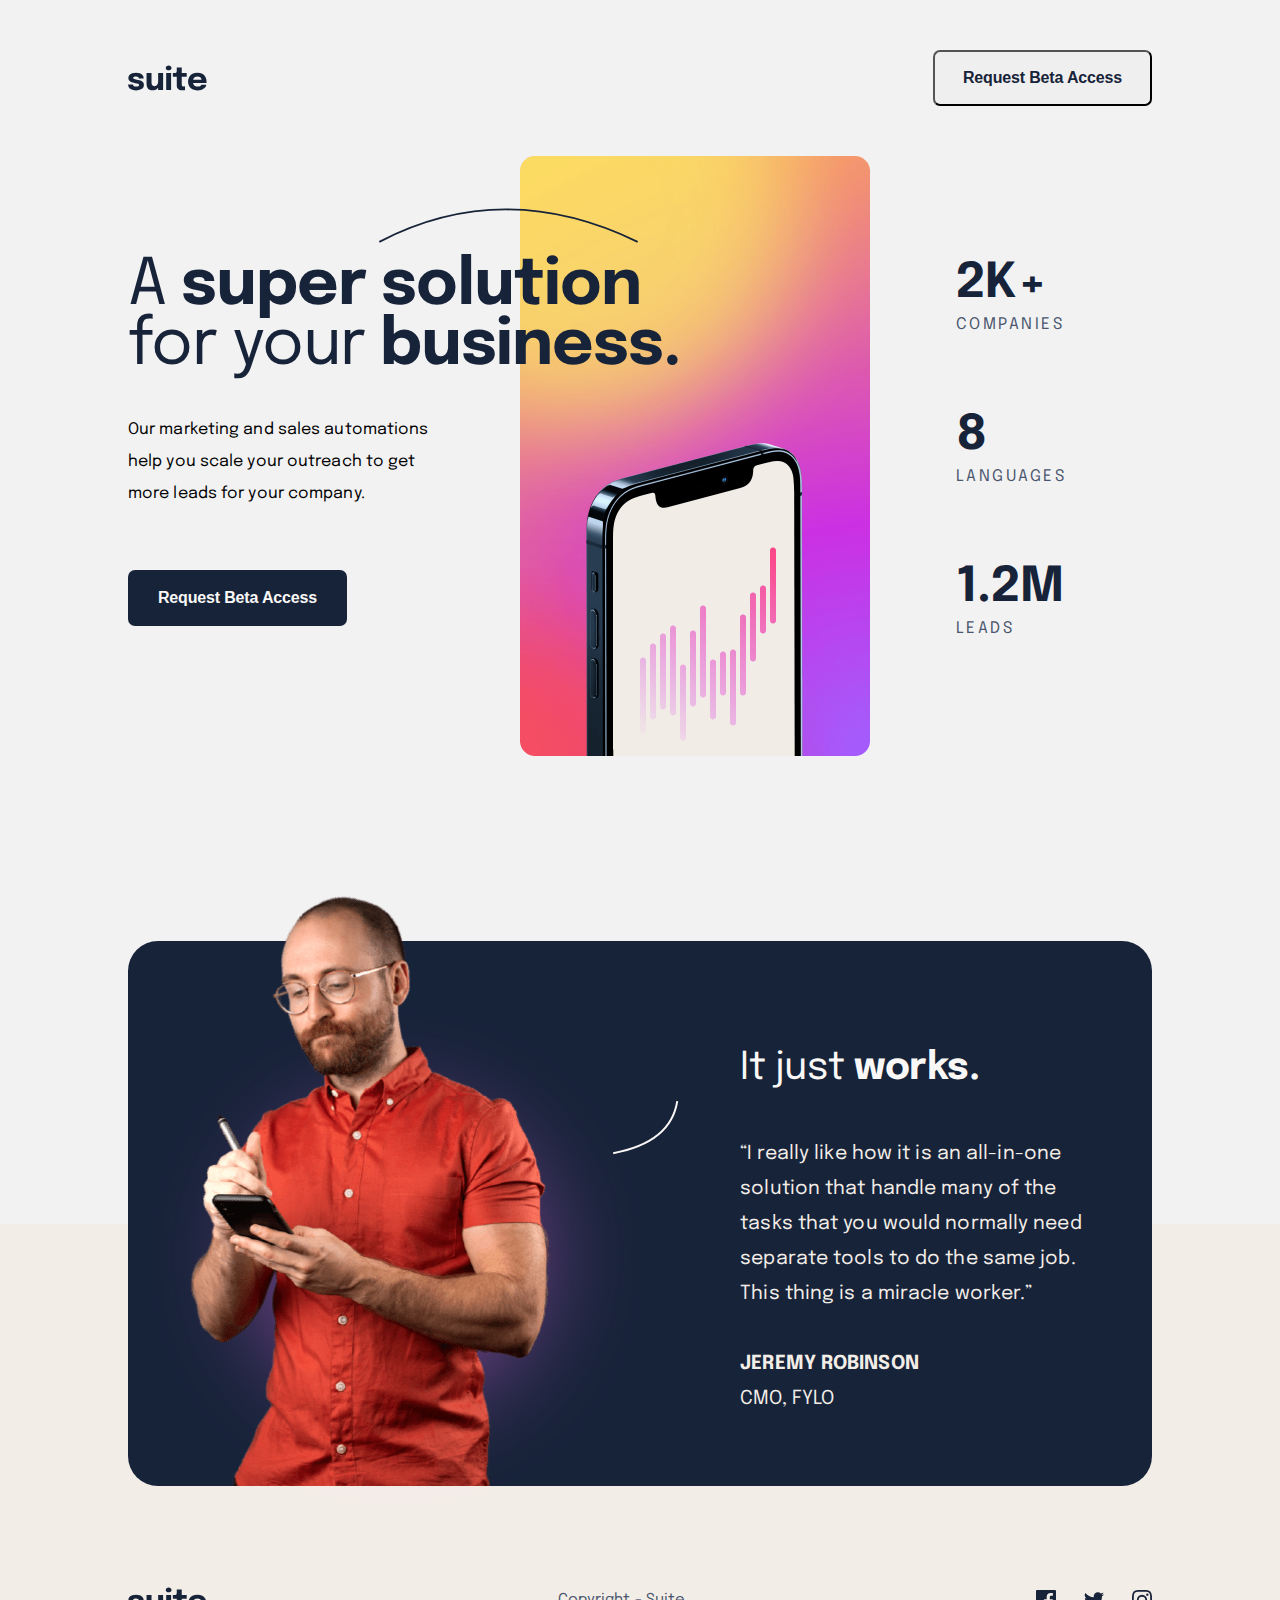
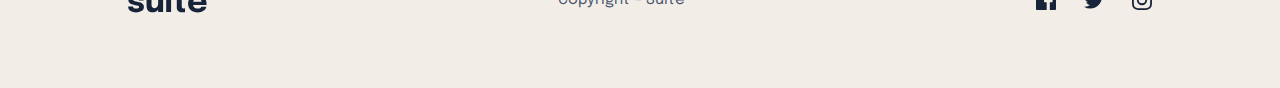
<file: index.html>
<!DOCTYPE html>
<html lang="en">
<head>
  <meta charset="UTF-8">
  <meta name="viewport" content="width=device-width, initial-scale=1.0">
  <!-- favicon -->
  <link rel="icon" type="image/png" sizes="32x32" href="./assets/favicon-32x32.png">
  
  <!-- Epilogue fonts -->
  <link rel="preconnect" href="https://fonts.googleapis.com">
  <link rel="preconnect" href="https://fonts.gstatic.com" crossorigin>
  <link href="https://fonts.googleapis.com/css2?family=Epilogue:wght@400;700&display=swap" rel="stylesheet">
  
  <!-- stylesheet -->
  <link rel="stylesheet" href="style.css"> 
  
  <title>Suite landing page</title>

</head>
<body>
 
  <!-- Header -->
  <div class="header">
    <svg class="logo" width="79" height="26" xmlns="http://www.w3.org/2000/svg"><path d="M8.008 25.384c-1.013 0-1.99-.117-2.928-.352a8.821 8.821 0 0 1-2.52-1.04 5.379 5.379 0 0 1-1.76-1.72c-.432-.688-.648-1.49-.648-2.408V19.576H5.08V19.8c0 .619.275 1.072.824 1.36.55.288 1.293.432 2.232.432.49 0 .963-.05 1.416-.152.453-.101.827-.267 1.12-.496.293-.23.44-.52.44-.872 0-.565-.312-.965-.936-1.2-.624-.235-1.624-.47-3-.704a19.855 19.855 0 0 1-2.368-.544 10 10 0 0 1-2.208-.936A4.827 4.827 0 0 1 .984 15.2C.579 14.597.376 13.864.376 13c0-1.152.35-2.123 1.048-2.912.699-.79 1.63-1.387 2.792-1.792 1.163-.405 2.443-.608 3.84-.608 1.333 0 2.576.221 3.728.664 1.152.443 2.085 1.077 2.8 1.904.715.827 1.072 1.821 1.072 2.984v.224h-4.88v-.192c0-.427-.136-.773-.408-1.04a2.563 2.563 0 0 0-1.032-.6 4.22 4.22 0 0 0-1.296-.2 6.11 6.11 0 0 0-1.256.136 2.96 2.96 0 0 0-1.096.448 1.003 1.003 0 0 0-.448.872c0 .363.16.659.48.888.32.23.768.416 1.344.56.576.144 1.243.28 2 .408a24.9 24.9 0 0 1 2.264.488 9.99 9.99 0 0 1 2.24.88 4.882 4.882 0 0 1 1.696 1.488c.432.613.648 1.39.648 2.328 0 .97-.224 1.803-.672 2.496a5.126 5.126 0 0 1-1.816 1.688 9.18 9.18 0 0 1-2.544.96c-.933.208-1.89.312-2.872.312Zm16.58-.064c-1.206 0-2.198-.195-2.976-.584-.78-.39-1.392-.915-1.84-1.576a6.381 6.381 0 0 1-.944-2.208 11.254 11.254 0 0 1-.272-2.464V8.008h4.96v9.168c0 .715.08 1.37.24 1.968.16.597.456 1.077.888 1.44s1.048.544 1.848.544c.778 0 1.44-.221 1.984-.664.544-.443.96-1.01 1.248-1.704a5.538 5.538 0 0 0 .432-2.144l1.392 1.136a8.842 8.842 0 0 1-.488 2.976 7.408 7.408 0 0 1-1.384 2.408 6.208 6.208 0 0 1-2.184 1.608c-.86.384-1.827.576-2.904.576Zm5.568-.32V8.008h4.96V25h-4.96Zm8.035 0V8.008h4.912V25h-4.912ZM40.64 5.24c-.768 0-1.437-.203-2.008-.608-.57-.405-.856-.976-.856-1.712 0-.747.285-1.323.856-1.728.57-.405 1.24-.608 2.008-.608.779 0 1.453.203 2.024.608.57.405.856.981.856 1.728s-.285 1.32-.856 1.72c-.57.4-1.245.6-2.024.6Zm14.036 20.112c-.651 0-1.32-.056-2.008-.168a5.718 5.718 0 0 1-1.92-.672c-.592-.336-1.07-.83-1.432-1.48-.363-.65-.544-1.51-.544-2.576v-8.608h-3.92v-3.84h1.104c.64 0 1.149-.027 1.528-.08.378-.053.661-.19.848-.408.186-.219.306-.563.36-1.032.053-.47.08-1.115.08-1.936V2.408h4.976v5.6h4.944v3.84h-4.944V19.048c0 .736.088 1.333.264 1.792.176.459.616.688 1.32.688a5.01 5.01 0 0 0 1-.096c.314-.064.552-.128.712-.192v3.728a4.913 4.913 0 0 1-.944.264c-.406.08-.88.12-1.424.12Zm8.051-7.36v-3.28H73.99l-.48.832v-.48c0-.608-.144-1.192-.432-1.752-.288-.56-.733-1.019-1.336-1.376-.602-.357-1.373-.536-2.312-.536-.938 0-1.746.2-2.424.6-.677.4-1.194.973-1.552 1.72-.357.747-.536 1.648-.536 2.704 0 1.088.174 2.019.52 2.792.347.773.864 1.368 1.552 1.784.688.416 1.544.624 2.568.624.662 0 1.232-.061 1.712-.184s.872-.28 1.176-.472c.304-.192.536-.405.696-.64.16-.235.256-.464.288-.688h4.896c-.064.715-.31 1.416-.736 2.104-.426.688-1.018 1.307-1.776 1.856-.757.55-1.677.984-2.76 1.304-1.082.32-2.317.48-3.704.48-1.877 0-3.514-.376-4.912-1.128-1.397-.752-2.48-1.792-3.248-3.12-.768-1.328-1.152-2.861-1.152-4.6 0-1.76.392-3.304 1.176-4.632.784-1.328 1.878-2.363 3.28-3.104 1.403-.741 3.027-1.112 4.872-1.112 1.888 0 3.52.376 4.896 1.128a7.878 7.878 0 0 1 3.184 3.152c.747 1.35 1.12 2.92 1.12 4.712 0 .267-.005.523-.016.768-.01.245-.026.427-.048.544H62.726Z" fill="#172339"/></svg>
    <div>
    <button class="top-most-button">Request Beta Access</button> 
  </div>
  </div>

  <!-- first-section -->
  <div class="first-section">
    <svg class = "arch" width="289" height="39" xmlns="http://www.w3.org/2000/svg"><path d="M1 37.676c92.173-48 187.84-48 287 0" stroke="#172339" stroke-width="2" fill="none"/></svg>
    <div class="main-description">
        
        <div class="description"><h1 class="first-description">A <strong>super solution</strong> <br> for your <strong>business.</strong> </h1>
        <h5 class="second-description">Our marketing and sales automations <br> help you scale your outreach to 
        get <br> more leads for your company. </h5>
        </div>
        <button class="second-button"> Request Beta Access </button>
    </div>
   
    <div class="phone-images">
        <img class="phone" src="assets/image-hero-portrait@2x.png" alt="">
        <img class="tablet-phone" src="assets/image-hero-portrait.png" alt="">
        <img class="mobile-phone" src="assets/image-hero-landscape.png" alt="">
     </div>
   
     <div class="metrics">
        <div>
        <h2 class="metrics-text-one">2K+</h2>
        <h5 class="metrics-text-two companies">COMPANIES</h5>
      </div>
      <div>
        <h2 class="metrics-text-one" >8</h2>
        <h5 class="metrics-text-two languages"> LANGUAGES </h5>
      </div>
      <div>
        <h2 class="metrics-text-one" >1.2M</h2>
        <h5 class="metrics-text-two leads">LEADS</h5>
      </div>
      </div>
  </div>

  <!-- second section -->
      <div class="testimony"> 
        <div class="container-second">
          
          <div class="image-and-blur">
            <img class="jeremy" src="assets/image-jeremy-large.png" alt="jeremy">
            <img class="phone-jeremy" src="assets/image-jeremy-small.png" alt="jeremy">
            <svg class="blur" width="538" height="538" xmlns="http://www.w3.org/2000/svg"><defs><filter x="-51%" y="-51%" width="202%" height="202%" filterUnits="objectBoundingBox" id="a"><feGaussianBlur stdDeviation="50" in="SourceGraphic"/></filter></defs><circle filter="url(#a)" cx="289" cy="412" r="147" transform="translate(-20 -143)" fill="#DB65E2" fill-rule="evenodd" opacity=".476"/></svg>
          </div>
          
          <svg class="second-curve" width="66" height="54" xmlns="http://www.w3.org/2000/svg"><path d="M64.25.153C59.995 27.67 38.646 45.003.2 52.153" stroke="#FAF8F6" stroke-width="2" fill="none"/></svg>
        
          <div class="testimony-text">
            <h3>It just <strong> works.</strong></h3>

            <h4>“I really like how it is an all-in-one solution that handle many of 
            the tasks that you would normally need separate tools to do the same 
            job. This thing is a miracle worker.”
            <br><br><strong>JEREMY ROBINSON</strong><br> CMO, FYLO </h4>
          </div>
        
        </div>
      </div>
  

<!-- footer -->
<footer>
  <div class="footer-div">
    <svg class="second-logo" width="79" height="26" xmlns="http://www.w3.org/2000/svg"><path d="M8.008 25.384c-1.013 0-1.99-.117-2.928-.352a8.821 8.821 0 0 1-2.52-1.04 5.379 5.379 0 0 1-1.76-1.72c-.432-.688-.648-1.49-.648-2.408V19.576H5.08V19.8c0 .619.275 1.072.824 1.36.55.288 1.293.432 2.232.432.49 0 .963-.05 1.416-.152.453-.101.827-.267 1.12-.496.293-.23.44-.52.44-.872 0-.565-.312-.965-.936-1.2-.624-.235-1.624-.47-3-.704a19.855 19.855 0 0 1-2.368-.544 10 10 0 0 1-2.208-.936A4.827 4.827 0 0 1 .984 15.2C.579 14.597.376 13.864.376 13c0-1.152.35-2.123 1.048-2.912.699-.79 1.63-1.387 2.792-1.792 1.163-.405 2.443-.608 3.84-.608 1.333 0 2.576.221 3.728.664 1.152.443 2.085 1.077 2.8 1.904.715.827 1.072 1.821 1.072 2.984v.224h-4.88v-.192c0-.427-.136-.773-.408-1.04a2.563 2.563 0 0 0-1.032-.6 4.22 4.22 0 0 0-1.296-.2 6.11 6.11 0 0 0-1.256.136 2.96 2.96 0 0 0-1.096.448 1.003 1.003 0 0 0-.448.872c0 .363.16.659.48.888.32.23.768.416 1.344.56.576.144 1.243.28 2 .408a24.9 24.9 0 0 1 2.264.488 9.99 9.99 0 0 1 2.24.88 4.882 4.882 0 0 1 1.696 1.488c.432.613.648 1.39.648 2.328 0 .97-.224 1.803-.672 2.496a5.126 5.126 0 0 1-1.816 1.688 9.18 9.18 0 0 1-2.544.96c-.933.208-1.89.312-2.872.312Zm16.58-.064c-1.206 0-2.198-.195-2.976-.584-.78-.39-1.392-.915-1.84-1.576a6.381 6.381 0 0 1-.944-2.208 11.254 11.254 0 0 1-.272-2.464V8.008h4.96v9.168c0 .715.08 1.37.24 1.968.16.597.456 1.077.888 1.44s1.048.544 1.848.544c.778 0 1.44-.221 1.984-.664.544-.443.96-1.01 1.248-1.704a5.538 5.538 0 0 0 .432-2.144l1.392 1.136a8.842 8.842 0 0 1-.488 2.976 7.408 7.408 0 0 1-1.384 2.408 6.208 6.208 0 0 1-2.184 1.608c-.86.384-1.827.576-2.904.576Zm5.568-.32V8.008h4.96V25h-4.96Zm8.035 0V8.008h4.912V25h-4.912ZM40.64 5.24c-.768 0-1.437-.203-2.008-.608-.57-.405-.856-.976-.856-1.712 0-.747.285-1.323.856-1.728.57-.405 1.24-.608 2.008-.608.779 0 1.453.203 2.024.608.57.405.856.981.856 1.728s-.285 1.32-.856 1.72c-.57.4-1.245.6-2.024.6Zm14.036 20.112c-.651 0-1.32-.056-2.008-.168a5.718 5.718 0 0 1-1.92-.672c-.592-.336-1.07-.83-1.432-1.48-.363-.65-.544-1.51-.544-2.576v-8.608h-3.92v-3.84h1.104c.64 0 1.149-.027 1.528-.08.378-.053.661-.19.848-.408.186-.219.306-.563.36-1.032.053-.47.08-1.115.08-1.936V2.408h4.976v5.6h4.944v3.84h-4.944V19.048c0 .736.088 1.333.264 1.792.176.459.616.688 1.32.688a5.01 5.01 0 0 0 1-.096c.314-.064.552-.128.712-.192v3.728a4.913 4.913 0 0 1-.944.264c-.406.08-.88.12-1.424.12Zm8.051-7.36v-3.28H73.99l-.48.832v-.48c0-.608-.144-1.192-.432-1.752-.288-.56-.733-1.019-1.336-1.376-.602-.357-1.373-.536-2.312-.536-.938 0-1.746.2-2.424.6-.677.4-1.194.973-1.552 1.72-.357.747-.536 1.648-.536 2.704 0 1.088.174 2.019.52 2.792.347.773.864 1.368 1.552 1.784.688.416 1.544.624 2.568.624.662 0 1.232-.061 1.712-.184s.872-.28 1.176-.472c.304-.192.536-.405.696-.64.16-.235.256-.464.288-.688h4.896c-.064.715-.31 1.416-.736 2.104-.426.688-1.018 1.307-1.776 1.856-.757.55-1.677.984-2.76 1.304-1.082.32-2.317.48-3.704.48-1.877 0-3.514-.376-4.912-1.128-1.397-.752-2.48-1.792-3.248-3.12-.768-1.328-1.152-2.861-1.152-4.6 0-1.76.392-3.304 1.176-4.632.784-1.328 1.878-2.363 3.28-3.104 1.403-.741 3.027-1.112 4.872-1.112 1.888 0 3.52.376 4.896 1.128a7.878 7.878 0 0 1 3.184 3.152c.747 1.35 1.12 2.92 1.12 4.712 0 .267-.005.523-.016.768-.01.245-.026.427-.048.544H62.726Z" fill="#172339"/></svg>
    <div class="footer-text"><h6>Copyright - Suite</h6></div>
    <div class="media">
      <svg class ="fb" width="20" height="20" xmlns="http://www.w3.org/2000/svg"><path d="M18.896 0H1.104C.494 0 0 .494 0 1.104v17.793C0 19.506.494 20 1.104 20h9.58v-7.745H8.076V9.237h2.606V7.01c0-2.583 1.578-3.99 3.883-3.99 1.104 0 2.052.082 2.329.119v2.7h-1.598c-1.254 0-1.496.597-1.496 1.47v1.928h2.989l-.39 3.018h-2.6V20h5.098c.608 0 1.102-.494 1.102-1.104V1.104C20 .494 19.506 0 18.896 0Z" fill="#172339"/></svg>
      <svg class = "twt" width="20" height="17" xmlns="http://www.w3.org/2000/svg"><path d="M20 2.172a8.192 8.192 0 0 1-2.357.646 4.11 4.11 0 0 0 1.805-2.27 8.22 8.22 0 0 1-2.606.996A4.096 4.096 0 0 0 13.847.248c-2.65 0-4.596 2.472-3.998 5.037A11.648 11.648 0 0 1 1.392 1a4.109 4.109 0 0 0 1.27 5.478 4.086 4.086 0 0 1-1.858-.513c-.045 1.9 1.318 3.679 3.291 4.075a4.113 4.113 0 0 1-1.853.07 4.106 4.106 0 0 0 3.833 2.849A8.25 8.25 0 0 1 0 14.658a11.616 11.616 0 0 0 6.29 1.843c7.618 0 11.923-6.434 11.663-12.205A8.354 8.354 0 0 0 20 2.172Z" fill="#172339"/></svg>
      <svg class = "ig" width="20" height="20" xmlns="http://www.w3.org/2000/svg"><path d="M10 1.802c2.67 0 2.987.01 4.042.059 2.71.123 3.975 1.409 4.099 4.099.048 1.054.057 1.37.057 4.04 0 2.672-.01 2.988-.057 4.042-.124 2.687-1.387 3.975-4.1 4.099-1.054.048-1.37.058-4.041.058-2.67 0-2.987-.01-4.04-.058-2.717-.124-3.977-1.416-4.1-4.1-.048-1.054-.058-1.37-.058-4.041 0-2.67.01-2.986.058-4.04.124-2.69 1.387-3.977 4.1-4.1 1.054-.048 1.37-.058 4.04-.058ZM10 0C7.284 0 6.944.012 5.877.06 2.246.227.227 2.242.061 5.877.01 6.944 0 7.284 0 10s.012 3.057.06 4.123c.167 3.632 2.182 5.65 5.817 5.817 1.067.048 1.407.06 4.123.06s3.057-.012 4.123-.06c3.629-.167 5.652-2.182 5.816-5.817.05-1.066.061-1.407.061-4.123s-.012-3.056-.06-4.122C19.777 2.249 17.76.228 14.124.06 13.057.01 12.716 0 10 0Zm0 4.865a5.135 5.135 0 1 0 0 10.27 5.135 5.135 0 0 0 0-10.27Zm0 8.468a3.333 3.333 0 1 1 0-6.666 3.333 3.333 0 0 1 0 6.666Zm5.338-9.87a1.2 1.2 0 1 0 0 2.4 1.2 1.2 0 0 0 0-2.4Z" fill="#172339"/></svg>
    </div>
  </div>
</footer>
</body>
</html>
</file>
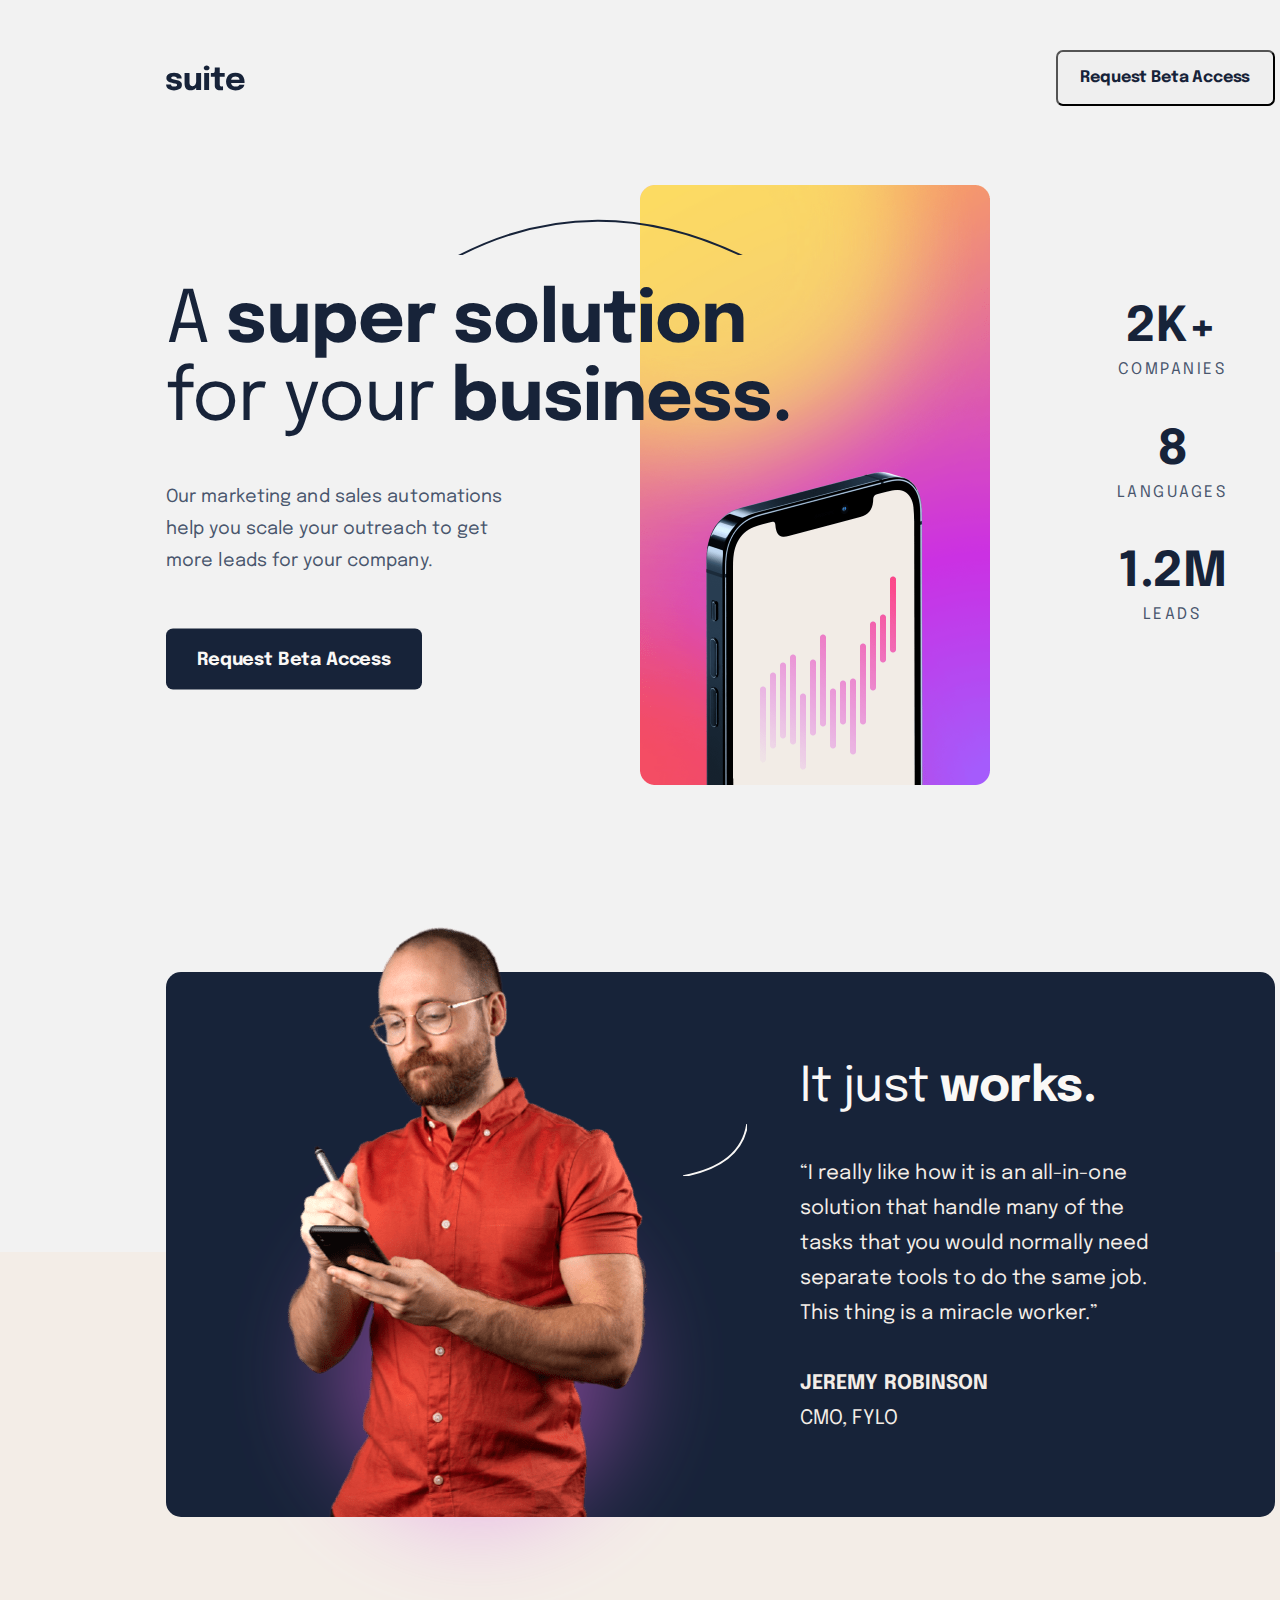
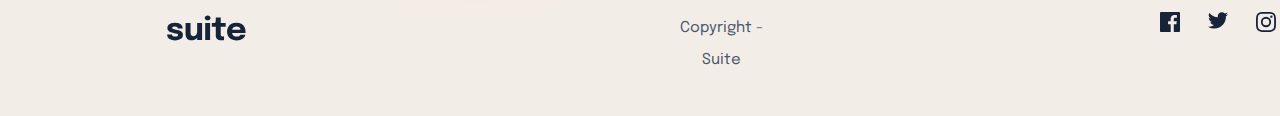
<file: starter-code/index.html>
<!DOCTYPE html>
<html lang="en">
<head>
  <meta charset="UTF-8">
  <meta name="viewport" content="width=device-width, initial-scale=1.0">
  <!-- favicon -->
  <link rel="icon" type="image/png" sizes="32x32" href="./assets/favicon-32x32.png">
  
  <!-- Epilogue fonts -->
  <link rel="preconnect" href="https://fonts.googleapis.com">
  <link rel="preconnect" href="https://fonts.gstatic.com" crossorigin>
  <link href="https://fonts.googleapis.com/css2?family=Epilogue:wght@400;700&display=swap" rel="stylesheet">
  
  <!-- stylesheet -->
  <link rel="stylesheet" href="style.css"> 
  
  <title>Suite landing page</title>

</head>
<body>
 
  <!-- Header -->
  <div class="header">
    <svg class="logo" width="79" height="26" xmlns="http://www.w3.org/2000/svg"><path d="M8.008 25.384c-1.013 0-1.99-.117-2.928-.352a8.821 8.821 0 0 1-2.52-1.04 5.379 5.379 0 0 1-1.76-1.72c-.432-.688-.648-1.49-.648-2.408V19.576H5.08V19.8c0 .619.275 1.072.824 1.36.55.288 1.293.432 2.232.432.49 0 .963-.05 1.416-.152.453-.101.827-.267 1.12-.496.293-.23.44-.52.44-.872 0-.565-.312-.965-.936-1.2-.624-.235-1.624-.47-3-.704a19.855 19.855 0 0 1-2.368-.544 10 10 0 0 1-2.208-.936A4.827 4.827 0 0 1 .984 15.2C.579 14.597.376 13.864.376 13c0-1.152.35-2.123 1.048-2.912.699-.79 1.63-1.387 2.792-1.792 1.163-.405 2.443-.608 3.84-.608 1.333 0 2.576.221 3.728.664 1.152.443 2.085 1.077 2.8 1.904.715.827 1.072 1.821 1.072 2.984v.224h-4.88v-.192c0-.427-.136-.773-.408-1.04a2.563 2.563 0 0 0-1.032-.6 4.22 4.22 0 0 0-1.296-.2 6.11 6.11 0 0 0-1.256.136 2.96 2.96 0 0 0-1.096.448 1.003 1.003 0 0 0-.448.872c0 .363.16.659.48.888.32.23.768.416 1.344.56.576.144 1.243.28 2 .408a24.9 24.9 0 0 1 2.264.488 9.99 9.99 0 0 1 2.24.88 4.882 4.882 0 0 1 1.696 1.488c.432.613.648 1.39.648 2.328 0 .97-.224 1.803-.672 2.496a5.126 5.126 0 0 1-1.816 1.688 9.18 9.18 0 0 1-2.544.96c-.933.208-1.89.312-2.872.312Zm16.58-.064c-1.206 0-2.198-.195-2.976-.584-.78-.39-1.392-.915-1.84-1.576a6.381 6.381 0 0 1-.944-2.208 11.254 11.254 0 0 1-.272-2.464V8.008h4.96v9.168c0 .715.08 1.37.24 1.968.16.597.456 1.077.888 1.44s1.048.544 1.848.544c.778 0 1.44-.221 1.984-.664.544-.443.96-1.01 1.248-1.704a5.538 5.538 0 0 0 .432-2.144l1.392 1.136a8.842 8.842 0 0 1-.488 2.976 7.408 7.408 0 0 1-1.384 2.408 6.208 6.208 0 0 1-2.184 1.608c-.86.384-1.827.576-2.904.576Zm5.568-.32V8.008h4.96V25h-4.96Zm8.035 0V8.008h4.912V25h-4.912ZM40.64 5.24c-.768 0-1.437-.203-2.008-.608-.57-.405-.856-.976-.856-1.712 0-.747.285-1.323.856-1.728.57-.405 1.24-.608 2.008-.608.779 0 1.453.203 2.024.608.57.405.856.981.856 1.728s-.285 1.32-.856 1.72c-.57.4-1.245.6-2.024.6Zm14.036 20.112c-.651 0-1.32-.056-2.008-.168a5.718 5.718 0 0 1-1.92-.672c-.592-.336-1.07-.83-1.432-1.48-.363-.65-.544-1.51-.544-2.576v-8.608h-3.92v-3.84h1.104c.64 0 1.149-.027 1.528-.08.378-.053.661-.19.848-.408.186-.219.306-.563.36-1.032.053-.47.08-1.115.08-1.936V2.408h4.976v5.6h4.944v3.84h-4.944V19.048c0 .736.088 1.333.264 1.792.176.459.616.688 1.32.688a5.01 5.01 0 0 0 1-.096c.314-.064.552-.128.712-.192v3.728a4.913 4.913 0 0 1-.944.264c-.406.08-.88.12-1.424.12Zm8.051-7.36v-3.28H73.99l-.48.832v-.48c0-.608-.144-1.192-.432-1.752-.288-.56-.733-1.019-1.336-1.376-.602-.357-1.373-.536-2.312-.536-.938 0-1.746.2-2.424.6-.677.4-1.194.973-1.552 1.72-.357.747-.536 1.648-.536 2.704 0 1.088.174 2.019.52 2.792.347.773.864 1.368 1.552 1.784.688.416 1.544.624 2.568.624.662 0 1.232-.061 1.712-.184s.872-.28 1.176-.472c.304-.192.536-.405.696-.64.16-.235.256-.464.288-.688h4.896c-.064.715-.31 1.416-.736 2.104-.426.688-1.018 1.307-1.776 1.856-.757.55-1.677.984-2.76 1.304-1.082.32-2.317.48-3.704.48-1.877 0-3.514-.376-4.912-1.128-1.397-.752-2.48-1.792-3.248-3.12-.768-1.328-1.152-2.861-1.152-4.6 0-1.76.392-3.304 1.176-4.632.784-1.328 1.878-2.363 3.28-3.104 1.403-.741 3.027-1.112 4.872-1.112 1.888 0 3.52.376 4.896 1.128a7.878 7.878 0 0 1 3.184 3.152c.747 1.35 1.12 2.92 1.12 4.712 0 .267-.005.523-.016.768-.01.245-.026.427-.048.544H62.726Z" fill="#172339"/></svg>
    <button class="top-most-button">Request Beta Access</button> 
  </div>

  <!-- first-section -->
  <div class="first-section">
  <svg class = "arch" width="289" height="39" xmlns="http://www.w3.org/2000/svg"><path d="M1 37.676c92.173-48 187.84-48 287 0" stroke="#172339" stroke-width="2" fill="none"/></svg>
  <div class="description"><h1 class="main-description">A <strong>super solution</strong> <br> for your <strong>business.</strong> </h1>

  <h5 class="second-description">Our marketing and sales automations <br> help you scale your outreach to 
  get <br> more leads for your company. </h5>

  <button class="second-button"> Request Beta Access </button>
  </div>
  <img class="phone" src="assets/image-hero-portrait@2x.png" alt="">
  <img class="tablet-phone" src="assets/image-hero-portrait.png" alt="">
  <img class="mobile-phone" src="assets/image-hero-landscape.png" alt="">

  <div class="metrics">
    
      <h2>2K+</h2>
    <h5>COMPANIES</h5>

    <h2 >8</h2>
    <h5> LANGUAGES </h5>

    <h2 >1.2M</h2>
    <h5>LEADS</h5>
    

  </div>
  </div>

  <!-- second section -->
  <div class="second-section">
    <img class="jeremy" src="assets/image-jeremy-large.png" alt="jeremy">
    <img class="phone-jeremy" src="assets/image-jeremy-small.png" alt="jeremy">
   

    <svg class="blur" width="538" height="538" xmlns="http://www.w3.org/2000/svg"><defs><filter x="-51%" y="-51%" width="202%" height="202%" filterUnits="objectBoundingBox" id="a"><feGaussianBlur stdDeviation="50" in="SourceGraphic"/></filter></defs><circle filter="url(#a)" cx="289" cy="412" r="147" transform="translate(-20 -143)" fill="#DB65E2" fill-rule="evenodd" opacity=".476"/></svg>
    <svg class="second-curve" width="66" height="54" xmlns="http://www.w3.org/2000/svg"><path d="M64.25.153C59.995 27.67 38.646 45.003.2 52.153" stroke="#FAF8F6" stroke-width="2" fill="none"/></svg>
    <div class="testimony"> 
      <div class="text-placement">
      <h3>It just <strong> works.</strong></h3>

    <h4>“I really like how it is an all-in-one <br> solution that handle many of 
    the <br> tasks that you would normally need <br> separate tools to do the same 
    job. <br> This thing is a miracle worker.”
    <br><br><strong>JEREMY ROBINSON</strong><br> CMO, FYLO </h4>
  </div>
  </div>
</div>


<!-- footer -->
<footer>
  <div class="footer-div">
   <svg class="logo" width="79" height="26" xmlns="http://www.w3.org/2000/svg"><path d="M8.008 25.384c-1.013 0-1.99-.117-2.928-.352a8.821 8.821 0 0 1-2.52-1.04 5.379 5.379 0 0 1-1.76-1.72c-.432-.688-.648-1.49-.648-2.408V19.576H5.08V19.8c0 .619.275 1.072.824 1.36.55.288 1.293.432 2.232.432.49 0 .963-.05 1.416-.152.453-.101.827-.267 1.12-.496.293-.23.44-.52.44-.872 0-.565-.312-.965-.936-1.2-.624-.235-1.624-.47-3-.704a19.855 19.855 0 0 1-2.368-.544 10 10 0 0 1-2.208-.936A4.827 4.827 0 0 1 .984 15.2C.579 14.597.376 13.864.376 13c0-1.152.35-2.123 1.048-2.912.699-.79 1.63-1.387 2.792-1.792 1.163-.405 2.443-.608 3.84-.608 1.333 0 2.576.221 3.728.664 1.152.443 2.085 1.077 2.8 1.904.715.827 1.072 1.821 1.072 2.984v.224h-4.88v-.192c0-.427-.136-.773-.408-1.04a2.563 2.563 0 0 0-1.032-.6 4.22 4.22 0 0 0-1.296-.2 6.11 6.11 0 0 0-1.256.136 2.96 2.96 0 0 0-1.096.448 1.003 1.003 0 0 0-.448.872c0 .363.16.659.48.888.32.23.768.416 1.344.56.576.144 1.243.28 2 .408a24.9 24.9 0 0 1 2.264.488 9.99 9.99 0 0 1 2.24.88 4.882 4.882 0 0 1 1.696 1.488c.432.613.648 1.39.648 2.328 0 .97-.224 1.803-.672 2.496a5.126 5.126 0 0 1-1.816 1.688 9.18 9.18 0 0 1-2.544.96c-.933.208-1.89.312-2.872.312Zm16.58-.064c-1.206 0-2.198-.195-2.976-.584-.78-.39-1.392-.915-1.84-1.576a6.381 6.381 0 0 1-.944-2.208 11.254 11.254 0 0 1-.272-2.464V8.008h4.96v9.168c0 .715.08 1.37.24 1.968.16.597.456 1.077.888 1.44s1.048.544 1.848.544c.778 0 1.44-.221 1.984-.664.544-.443.96-1.01 1.248-1.704a5.538 5.538 0 0 0 .432-2.144l1.392 1.136a8.842 8.842 0 0 1-.488 2.976 7.408 7.408 0 0 1-1.384 2.408 6.208 6.208 0 0 1-2.184 1.608c-.86.384-1.827.576-2.904.576Zm5.568-.32V8.008h4.96V25h-4.96Zm8.035 0V8.008h4.912V25h-4.912ZM40.64 5.24c-.768 0-1.437-.203-2.008-.608-.57-.405-.856-.976-.856-1.712 0-.747.285-1.323.856-1.728.57-.405 1.24-.608 2.008-.608.779 0 1.453.203 2.024.608.57.405.856.981.856 1.728s-.285 1.32-.856 1.72c-.57.4-1.245.6-2.024.6Zm14.036 20.112c-.651 0-1.32-.056-2.008-.168a5.718 5.718 0 0 1-1.92-.672c-.592-.336-1.07-.83-1.432-1.48-.363-.65-.544-1.51-.544-2.576v-8.608h-3.92v-3.84h1.104c.64 0 1.149-.027 1.528-.08.378-.053.661-.19.848-.408.186-.219.306-.563.36-1.032.053-.47.08-1.115.08-1.936V2.408h4.976v5.6h4.944v3.84h-4.944V19.048c0 .736.088 1.333.264 1.792.176.459.616.688 1.32.688a5.01 5.01 0 0 0 1-.096c.314-.064.552-.128.712-.192v3.728a4.913 4.913 0 0 1-.944.264c-.406.08-.88.12-1.424.12Zm8.051-7.36v-3.28H73.99l-.48.832v-.48c0-.608-.144-1.192-.432-1.752-.288-.56-.733-1.019-1.336-1.376-.602-.357-1.373-.536-2.312-.536-.938 0-1.746.2-2.424.6-.677.4-1.194.973-1.552 1.72-.357.747-.536 1.648-.536 2.704 0 1.088.174 2.019.52 2.792.347.773.864 1.368 1.552 1.784.688.416 1.544.624 2.568.624.662 0 1.232-.061 1.712-.184s.872-.28 1.176-.472c.304-.192.536-.405.696-.64.16-.235.256-.464.288-.688h4.896c-.064.715-.31 1.416-.736 2.104-.426.688-1.018 1.307-1.776 1.856-.757.55-1.677.984-2.76 1.304-1.082.32-2.317.48-3.704.48-1.877 0-3.514-.376-4.912-1.128-1.397-.752-2.48-1.792-3.248-3.12-.768-1.328-1.152-2.861-1.152-4.6 0-1.76.392-3.304 1.176-4.632.784-1.328 1.878-2.363 3.28-3.104 1.403-.741 3.027-1.112 4.872-1.112 1.888 0 3.52.376 4.896 1.128a7.878 7.878 0 0 1 3.184 3.152c.747 1.35 1.12 2.92 1.12 4.712 0 .267-.005.523-.016.768-.01.245-.026.427-.048.544H62.726Z" fill="#172339"/></svg>
    <h6>Copyright - Suite</h6>
    <div class="media">
      <svg class ="fb" width="20" height="20" xmlns="http://www.w3.org/2000/svg"><path d="M18.896 0H1.104C.494 0 0 .494 0 1.104v17.793C0 19.506.494 20 1.104 20h9.58v-7.745H8.076V9.237h2.606V7.01c0-2.583 1.578-3.99 3.883-3.99 1.104 0 2.052.082 2.329.119v2.7h-1.598c-1.254 0-1.496.597-1.496 1.47v1.928h2.989l-.39 3.018h-2.6V20h5.098c.608 0 1.102-.494 1.102-1.104V1.104C20 .494 19.506 0 18.896 0Z" fill="#172339"/></svg>
      <svg class = "twt" width="20" height="17" xmlns="http://www.w3.org/2000/svg"><path d="M20 2.172a8.192 8.192 0 0 1-2.357.646 4.11 4.11 0 0 0 1.805-2.27 8.22 8.22 0 0 1-2.606.996A4.096 4.096 0 0 0 13.847.248c-2.65 0-4.596 2.472-3.998 5.037A11.648 11.648 0 0 1 1.392 1a4.109 4.109 0 0 0 1.27 5.478 4.086 4.086 0 0 1-1.858-.513c-.045 1.9 1.318 3.679 3.291 4.075a4.113 4.113 0 0 1-1.853.07 4.106 4.106 0 0 0 3.833 2.849A8.25 8.25 0 0 1 0 14.658a11.616 11.616 0 0 0 6.29 1.843c7.618 0 11.923-6.434 11.663-12.205A8.354 8.354 0 0 0 20 2.172Z" fill="#172339"/></svg>
      <svg class = "ig" width="20" height="20" xmlns="http://www.w3.org/2000/svg"><path d="M10 1.802c2.67 0 2.987.01 4.042.059 2.71.123 3.975 1.409 4.099 4.099.048 1.054.057 1.37.057 4.04 0 2.672-.01 2.988-.057 4.042-.124 2.687-1.387 3.975-4.1 4.099-1.054.048-1.37.058-4.041.058-2.67 0-2.987-.01-4.04-.058-2.717-.124-3.977-1.416-4.1-4.1-.048-1.054-.058-1.37-.058-4.041 0-2.67.01-2.986.058-4.04.124-2.69 1.387-3.977 4.1-4.1 1.054-.048 1.37-.058 4.04-.058ZM10 0C7.284 0 6.944.012 5.877.06 2.246.227.227 2.242.061 5.877.01 6.944 0 7.284 0 10s.012 3.057.06 4.123c.167 3.632 2.182 5.65 5.817 5.817 1.067.048 1.407.06 4.123.06s3.057-.012 4.123-.06c3.629-.167 5.652-2.182 5.816-5.817.05-1.066.061-1.407.061-4.123s-.012-3.056-.06-4.122C19.777 2.249 17.76.228 14.124.06 13.057.01 12.716 0 10 0Zm0 4.865a5.135 5.135 0 1 0 0 10.27 5.135 5.135 0 0 0 0-10.27Zm0 8.468a3.333 3.333 0 1 1 0-6.666 3.333 3.333 0 0 1 0 6.666Zm5.338-9.87a1.2 1.2 0 1 0 0 2.4 1.2 1.2 0 0 0 0-2.4Z" fill="#172339"/></svg>
    </div>
  </div>
</footer>
</body>
</html>
</file>
<file: style.css>
body{
    margin: 0;
    background-color: #F2F2F2;
    font-family: 'Epilogue', sans-serif;
    position: relative;
    
}

.header {
    height: auto;
    width: 80%;
    margin: 50px auto;
    display: flex;
    justify-content: space-between;
    align-items: center;
}

.top-most-button{
    height: 56px;
    width: 219px;
    font-size: 16px;
    font-weight: 700;
    line-height: 32px;
    letter-spacing: -0.1599999964237213px;
    border-radius: 7px;
    color: #172339;
}

.top-most-button:hover{
    background-color: #172339;
    color: #FAF8F6;
}

.first-section{
    width: 80%;
    margin: 50px auto;
    display: grid;
    grid-template-rows: 50px 50px;
}

.main-description, .phone-images{
    grid-column: 1/4;
}

.arch, .phone-images{
    grid-column: 2/4;
    
}

.arch{
   grid-row: 2;
   z-index: 1;
   margin-left: 150px;
   transform: scale(0.9);
}
.phone-images{
    grid-column: 3;
    grid-row: 1/4;
}

.main-description{
    z-index: 1;
    grid-row: 3;
}

.metrics {
    grid-column: 4;
    grid-row: 3;
}


.phone{
    display: block;
    max-width: 350px;
    z-index: 0;
    width: 100%;
    height: auto;
}

.tablet-phone{
    display: none;
}

.mobile-phone{
    display: none;
}

.first-description{
    margin: 0;
    height: 158px;
    font-weight: 400;
    font-size: 5vw;
    line-height: 60px;
    letter-spacing: -1px;
    color: #172339;

}

.second-description{
    height: 96px;
    font-family: Epilogue;
    font-size: 1.250vw;
    font-weight: 400;
    line-height: 32px;
    letter-spacing: 0.10000000149011612px;
    text-align: left;
    margin: 0;

}

.second-button{
    margin-top: 60px;
    border-radius: 7px;
    background-color: #172339;
    color: #FAF8F6;
    border-width: 0;
    height: 56px;
    width: 219px;
    font-size: 16px;
    font-weight: 700;
    line-height: 32px;
    letter-spacing: -0.1599999964237213px;
    
}
.second-button:hover{
    background-image: linear-gradient(to bottom right, #A060FF, #CB30E3, #FFA84E);
}

h2{
    height: 56px;
    font-family: Epilogue;
    font-size: 48px;
    font-weight: 700;
    line-height: 56px;
    letter-spacing: -0.5px;
    margin: 0;
    color: #172339;
}

.metrics-text-two{
    margin-bottom: 70px;
    margin-top: 0;
    height: 26px;
    font-family: Epilogue;
    font-size: 16px;
    font-weight: 400;
    line-height: 26px;
    letter-spacing: 2.5px;
    color: #49566D;
}

.testimony {
    height: 545px;
    width: 80%;
    margin: 185px auto;
    background: #172339;
    border-radius: 30px;
    z-index: -1;
}

.container-second{
    display: flex;
    justify-content: space-evenly;
}

.jeremy {
    width: 100%;
    z-index: 1;
    position: relative;
    bottom: 45px;
   
}

.phone-jeremy{
    display: none;
}

.blur{
    position: absolute;
    left: 10%;
    bottom: -40px;
    z-index: 0;
}

.second-curve {
    position: relative;
    top: 160px;
}

.testimony-text{
    position: relative;
    top: 100px;
}

h3{
    height: 56px;
    font-size: 3vw;
    font-weight: 400;
    line-height: 56px;
    letter-spacing: -0.5px;
    text-align: left;
    color: #FAF8F6;
    margin: 0 0 40px 0;
}

h4 {
    height: 175px;
    width: 350px;
    font-size: 1.5vw;
    font-weight: 400;
    line-height: 35px;
    letter-spacing: 0.10000000149011612px;
    text-align: left;
    color: #F3EDE7;
    margin: 0;
}

footer {
    background: #F3EDE7;
    position: absolute;
    width: 100%;
    height: 464px;
    left: 0px;
    top: 1174px;;
    z-index: -2;
 
}

.footer-div{
    position: absolute;
    height: 32px;
    width: 80%;
    bottom: 72px;
    left: 50%;
    transform: translateX(-50%);
    border-radius: 0px;
    display: flex;
    justify-content: space-between;
    align-items: center;


}

h6{
    font-size: 15px;
    font-weight: 400;
    line-height: 32px;
    letter-spacing: 0.0833333358168602px;
    color: #49566D;
    
}

.media{
    height: 20px;
    width: 116px;
    height: 20px;
    width: 116px;
    display: flex;
    justify-content: space-between;
    align-items: center;
} 

.twt:hover{
    opacity: 50%;
}

.ig:hover{
    opacity: 50%;
}

.fb:hover{
    opacity: 50%;
}

@media only screen  
and (min-width: 481px) 
and (max-width: 900px) {

    .header{
        width: 90%;
    }
    
    .first-section{
        width: 90%;
    }
    
    .phone {
       display: none; 
    }

    .tablet-phone{
        display: block;
        height: 482px;
        width: 281px;
        z-index: -1;
    }

    .first-description{
        font-size: 52px;
    }

    .second-description{
        font-size: 16px;
    }

    .main-description, .phone-images{
        grid-column: 1/3;
    }
    
    .arch, .phone-images{
        grid-column: 1/3;
        
    }
    
    .arch{
       margin: 0 auto 0 auto;
       transform: scale(0.7);
    }

    .phone-images{
        grid-column: 2;
        grid-row: 1/4;
        text-align: -webkit-right;
    }
    
    .main-description{
        z-index: 1;
        grid-row: 3;
    }

    .metrics{
        grid-row: 5;
        grid-column: 1/3;    
        display: flex;
        justify-content: space-around;
        text-align: center;
        padding-top: 50px;
    }

    .testimony{
        width: 90%;
        height: 817px;
    }

    .container-second{
        flex-direction: column;
        align-items: center; 
    }

    .jeremy{
        display: none;
    }

    .phone-jeremy{
        display: block;
        z-index: 1;
        position: relative;
        bottom: 179px;
    }

    .blur{
        bottom: 385px;
        opacity: 0.4;
        transform: scale(0.5);
    }

    .second-curve{
        top: -118px;
    }

    .testimony-text{
        top: -63px;
    }
   
    h3{
        text-align: center;
        font-size: 5vw;
        
    }

    h4{
        text-align: center;
        font-size: 2.5vw;
    }
    
    footer{
        width: 100%;
        top: 1187px;
        height: 885px;
    }

    .footer-div{
        flex-direction: column;
        top: 75%;
        
    }

    .second-logo{
        flex-shrink: 0;
    }

    .media{
        bottom: 50%;
        transform: translateY(50%);
        right: 47px;
    }


}

@media only screen  
  and (max-width: 480px) {
    .phone {
       display: none; 
    }

    .mobile-phone{
        display: block;
        width: 100%;
        height: 240px;
    }

    .jeremy{
        display: none;
    }

    .header{
        width: 91%;
    }

   .top-most-button{
        width: 182px;
        height: 48px;
   }


    .first-section{
        width: 100%;
        grid-template-rows: auto auto;
        margin-bottom: 56px;
    }

    .arch{
        grid-row: 1;
        grid-column: 1;
        margin: 0;
        transform: scale(50%);
        margin-left: auto;
    }

    .main-description{
        grid-row: 2;
        grid-column: 1;
        height: auto;
        width: 91%;
        margin: 0 auto 56px auto;
    }

    .first-description{
        font-size: 10vw;
    }

    .second-description{
        font-size: 4.638vw;
    }

    .phone-images{
       grid-row: 3;
       grid-column: 1;
       width: 91%;
        margin: 0 auto 56px auto;
    }

    .metrics{
        grid-row: 4;
        grid-column: 1;
        margin: 56px auto;
        text-align: center;
    } 

    .testimony{
        width: 100%;
        height: 867px;
        margin-top: 130px;
    }

    .container-second{
        flex-direction: column;
        align-items: center; 
    }

    .jeremy{
        display: none;
    }

    .phone-jeremy{
        display: block;
        z-index: 1;
        position: relative;
        bottom: 179px;
    }

    .blur{
       display: none;
    }

    .second-curve{
        top: -118px;
    }

    .testimony-text{
        top: -63px;
    }
   
    h3{
        text-align: center;
        font-size: 11.59vw;
        
    }

    h4{
        text-align: center;
        font-size: 5.217vw;
    }

    footer{
        width: 100vw;
        top: 2418px;
        height: 297px;
    }

    .footer-div{
        flex-direction: column;
        top: 35%;
        
    }

    .second-logo{
        flex-shrink: 0;
    }

    .media{
        bottom: 50%;
        transform: translateY(50%);
        right: 47px;
    }   
}
</file>
<file: starter-code/style.css>
body{
    margin: 0;
    padding: 50px 166px;
    background-color: #F2F2F2;
    font-family: 'Epilogue', sans-serif;
    position: relative;
}

.header {
    height: 56px;
    width: 1108.85px;
    margin: auto;
    position: relative;
}

.logo{
    position: absolute;
    top: 50%;
    transform: translateY(-50%);
}

.top-most-button{
    position:absolute;
    right: 0;
    top: 50%;
    transform: translateY(-50%); 
    height: 56px;
    width: 219px;
    font-family: Epilogue;
    font-size: 16px;
    font-weight: 700;
    line-height: 32px;
    letter-spacing: -0.1599999964237213px;
    border-radius: 7px;
    color: #172339;
}

.top-most-button:hover{
    background-color: #172339;
    color: #FAF8F6;
}

.first-section{
    margin: 79px auto 142.44px auto;
    position: relative;
    width: 64rem;
    height: 600px;
}

.description{
    position: absolute;
    top: 50%;
    transform: translateY(-50%);
    height: 405px;
    width: 635px;
;

}

.metrics{
    position:absolute;
    height: 375px;
    width: 190px;
    right: 0;
    top: 50%;
    transform: translateY(-60%);
    text-align: center;
   
   
}

.phone{
    position: absolute;
    left: 474px;
    width: 350px;
    height: 600px;
    z-index: -1;
    margin-right: 96px;
}

.tablet-phone{
    display: none;
}

.mobile-phone{
    display: none;
}

.arch{
    position: absolute;
    top: 34px;
    left: 290px;
    height: 36px;
    width: 287px;
}

h1 {
    font-weight: lighter;
}

.main-description{
    margin: 0 0 40px 0;
    height: 158px;
    width: 635px;
    font-weight: 400;
    font-size: 72px;
    line-height: 78px;
    letter-spacing: -1px;
    color: #172339;

}

.second-description{
    width: 350px;
    height: 96px;
    color: #49566D;
    font-family: Epilogue;
    font-size: 18px;
    font-weight: 400;
    line-height: 32px;
    letter-spacing: 0.10000000149011612px;
    text-align: left;

}

.second-button{
    height: 61px;
    width: 256px;
    margin-top: 52px;
    border-radius: 7px;
    background-color: #172339;
    font-family: Epilogue;
    font-size: 18px;
    font-weight: 700;
    line-height: 32px;
    letter-spacing: -0.18000000715255737px;
   color: #FAF8F6;
   border-width: 0;
}
.second-button:hover{
    background-image: linear-gradient(to bottom right, #A060FF, #CB30E3, #FFA84E);
}

h2{
    height: 56px;
    width: 344px;
    font-family: Epilogue;
    font-size: 48px;
    font-weight: 700;
    line-height: 56px;
    letter-spacing: -0.5px;
    margin-bottom: 1px;
    color: #172339;



}

h5{
    margin: 0;
    height: 26px;
    width: 344px;
    font-family: Epilogue;
    font-size: 16px;
    font-weight: 400;
    line-height: 26px;
    letter-spacing: 2.5px;
    color: #49566D;
}

.second-section{
    position: relative;
    height: 589.5569458007812px;
    width: 1109px;
    

}

.jeremy {
    position: absolute;
   left: 121.49px;
   z-index: 1;
   
}

.tablet-jeremy{
    display: none;
}

.phone-jeremy{
    display: none;
}

.blur{
    position: absolute;
    left: 43.49000000000001px;
    bottom: -122px;
    z-index: 0;

}

.testimony {
    position: absolute;
    height: 545px;
    width: 1109px;
    background: #172339;
    bottom: 0;
    border-radius: 15px;
    z-index: -1;
    

}

.text-placement {
    position: absolute;
    right: 125px;
    top : 50%;
    transform: translateY(-50%); 
    height: 369px;
    width: 350px;


}

h3{
    height: 56px;
    width: 308px;
    font-family: Epilogue;
    font-size: 48px;
    font-weight: 400;
    line-height: 56px;
    letter-spacing: -0.5px;
    text-align: left;
    color: #FAF8F6;
    height: 56px;
    left: 0px;
    top: 0px;
    border-radius: nullpx;
    margin: 0 0 40px 0;


}

h4 {
    height: 175px;
    width: 350px;
    font-family: Epilogue;
    font-size: 20px;
    font-weight: 400;
    line-height: 35px;
    letter-spacing: 0.10000000149011612px;
    text-align: left;
    color: #F3EDE7;
    margin: 0;

    

}

.second-curve {
    position: absolute;
    top: 196.15px;
    right: 527.75px;
    width: 64.05px;
    height: 52px;
}

footer {
    background: #F3EDE7;
    position: absolute;
    width: 1440px;
    height: 464px;
    left: 0px;
    top: 1252px;
    z-index: -2;
    
}

.footer-div{
    position: absolute;
    height: 32px;
    width: 1109px;
    left: 167px;
    bottom: 72px;
    border-radius: 0px;

}

h6{
    text-align: center;
    display: inline;
    position: absolute;
    right: 50%;
    transform: translateX(50%);
    bottom: 0px;
    margin: 0;
    font-size: 15px;
    font-weight: 400;
    line-height: 32px;
    letter-spacing: 0.0833333358168602px;
    text-align: center;
    color: #49566D;
    height: 32px;
    width: 125px;
}

.media{
    height: 20px;
    width: 116px;
    text-align: right;
    height: 20px;
    width: 116px;
    display: flex;
    position: absolute;
    right: 0;
}

.fb{
    margin-right: 28px;
}

.twt {
    margin-right: 28px;
}

.twt:hover{
    opacity: 50%;
}

.ig:hover{
    opacity: 50%;
}

.fb:hover{
    opacity: 50%;
}

@media only screen  
and (min-width: 600px) 
and (max-width: 768px) {
    .phone {
       display: none; 
    }

    .tablet-phone{
        display: block;
    }

    
}

@media only screen  
  and (max-width: 600px) {
    .phone {
       display: none; 
    }

    .mobile-phone{
        display: flex;
        position: absolute;
        height: 240px;
        width: 343px;
        left: 0px;
        top: 379px;
    }

    .jeremy{
        display: none;
    }

    .phone-jeremy{
        display: block;
       
    


    }

    .header{
        width: 354px;
        height: 48px;
    }

    body{
        padding: 50px 16px;
    }

    .top-most-button{
        height: 48px;
        width: 182px;
        font-family: Epilogue;
        font-size: 14px;
        font-weight: 700;
        line-height: 24px;
        letter-spacing: -0.14000000059604645px;
    }

    .first-section{
        width: 343.5px;
    }

    .arch{
        position: absolute;
        height: 102px;
        width: 291.47222900390625px;
        left: 87px;
        top: -39px;
        
        transform: scale(0.5);

    }
    .description{
        position: absolute;
        height: 325.3243713378906px;
        width: 343.5px;
        left: 0px;
        top: 178px;
        border-radius: 0px;

    }
    .main-description{
        font-family: Epilogue;
        font-size: 38px;
        font-weight: 700;
        line-height: 44px;
        letter-spacing: -0.5277777910232544px;
        text-align: left;
        margin-bottom: 0;

    }

    .second-description{
        position: absolute;
        height: 84px;
        width: 343px;
        left: 0px;
        top: 114px;
       

        font-family: Epilogue;
        font-size: 16px;
        font-weight: 400;
        line-height: 28px;
        letter-spacing: 0.08888889104127884px;
        text-align: left;

    }

    .second-button{
        position: absolute;
    top: 179zpx;
    
    }

    .metrics{
        position: absolute;
        height: 313px;
        width: 344px;
        left: 0;
        top: 847px;
        
    }

    .second-section{
        height: 929px;
        width: 573px;
        left: 0px;
        top: 1174px;
        border-radius: 0px;


    }
}
</file>
